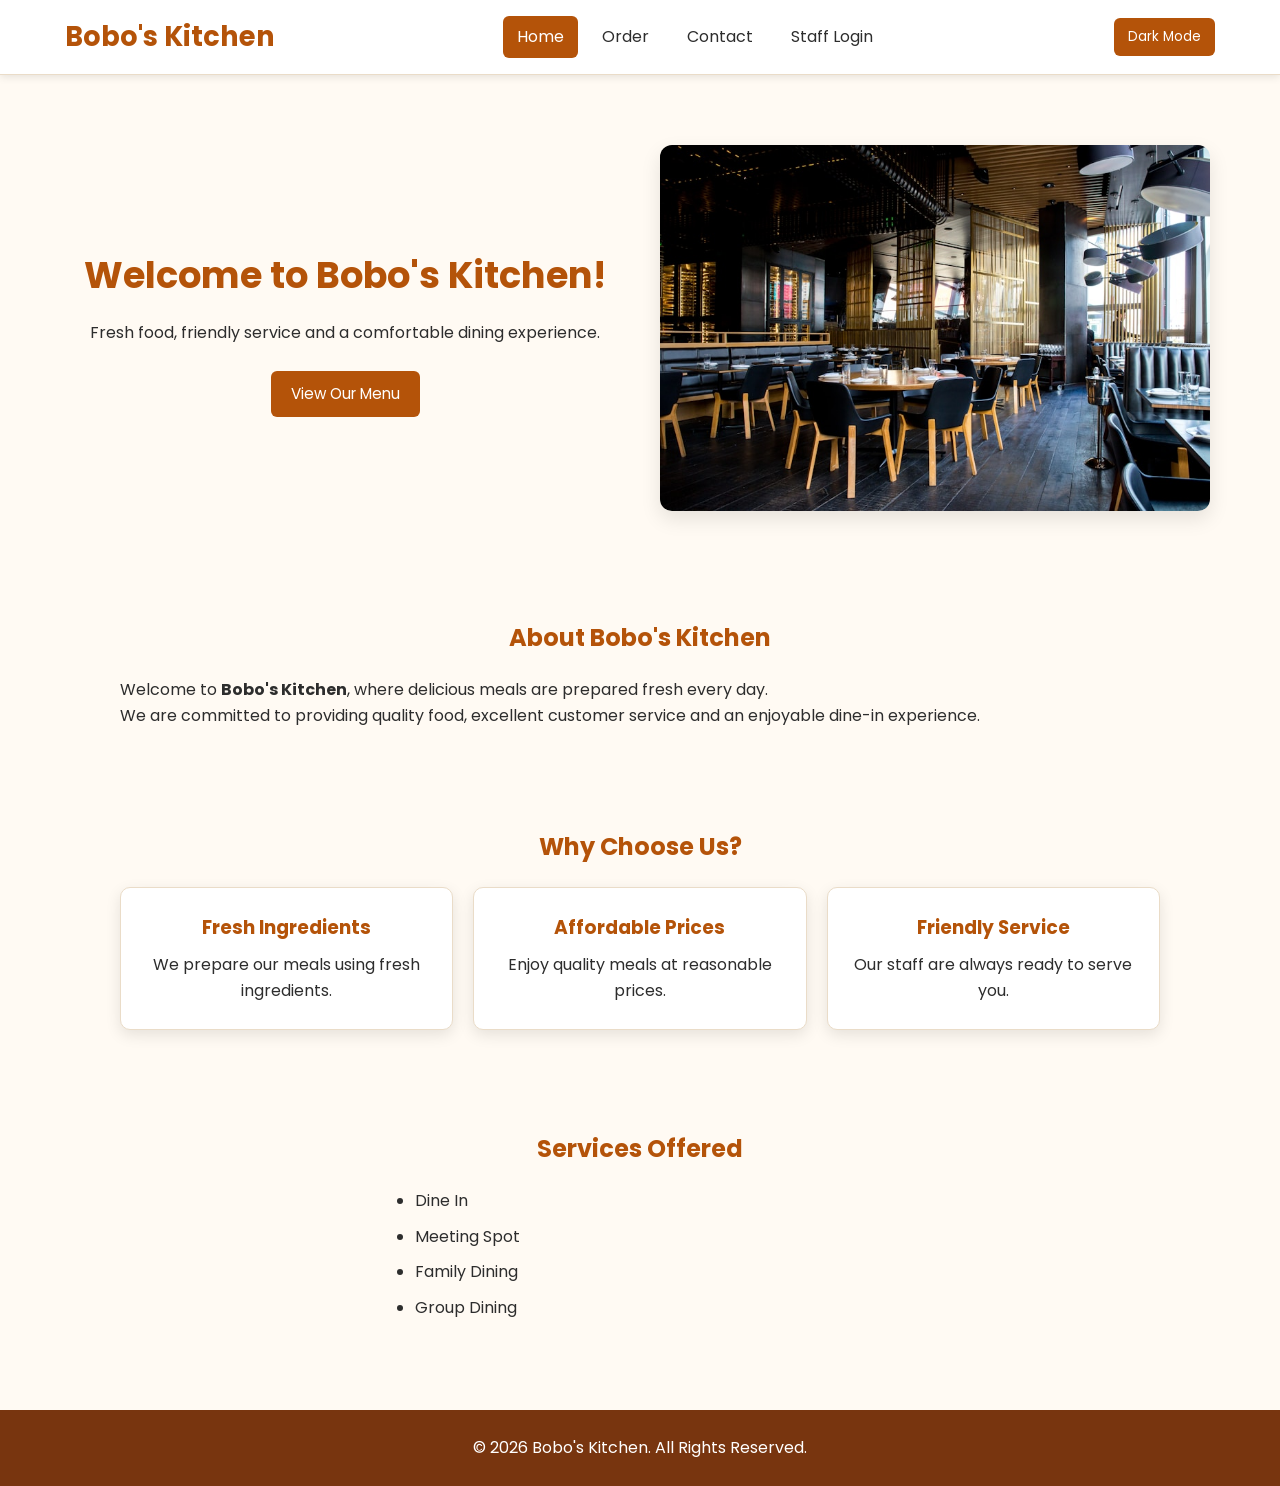
<file: index.html>
<!DOCTYPE html>
<html lang="en">

<head>

    <meta charset="UTF-8">

    <meta name="viewport"
          content="width=device-width, initial-scale=1.0">

    <title>Bobo's Kitchen - Home</title>

    <!-- Google Font -->
    <link rel="preconnect"
          href="https://fonts.googleapis.com">

    <link rel="preconnect"
          href="https://fonts.gstatic.com"
          crossorigin>

    <link href="https://fonts.googleapis.com/css2?family=Poppins:wght@300;400;500;600;700&display=swap"
          rel="stylesheet">

    <!-- External CSS -->
    <link rel="stylesheet" href="CSS file/style.css">

</head>


<body>

<header class="site-header">

    <div class="header-container">

        <h1 class="logo">
            Bobo's Kitchen
        </h1>


        <nav class="navbar">

            <a href="index.html"
               class="active">
                Home
            </a>

            <a href="order.html">
                Order
            </a>

            <a href="contact.html">
                Contact
            </a>

            <a href="login.html">
                Staff Login
            </a>

        </nav>


        <button id="themeToggle"
                class="theme-button">

            🌙 Dark Mode

        </button>

    </div>

</header>


<main>

    <!-- Welcome Section -->

    <section class="hero">

        <div class="hero-content">

            <h2 id="welcomeMessage">
                Welcome to Bobo's Kitchen!
            </h2>


            <p>

                Fresh food, friendly service and
                a comfortable dining experience.

            </p>


            <a href="order.html"
               class="btn">

                View Our Menu

            </a>

        </div>


        <div class="hero-image">

            <img src="images/restaurant.jpeg"
                 alt="Bobo's Kitchen restaurant">

        </div>

    </section>


    <!-- About -->

    <section class="content-section">

        <h2 class="page-title">
            About Bobo's Kitchen
        </h2>


        <p>

            Welcome to <strong>Bobo's Kitchen</strong>,
            where delicious meals are prepared fresh
            every day.

        </p>


        <p>

            We are committed to providing quality food,
            excellent customer service and an enjoyable
            dine-in experience.

        </p>

        <div id="additionalInformation"
             class="hidden">

            <p>

                Our meals are prepared using quality
                ingredients and served fresh to our
                customers.

            </p>


            <p>

                We welcome individuals, families and
                groups looking for a comfortable place
                to enjoy a meal.

            </p>

        </div>

    </section>


    <!-- Why Choose Us -->

    <section class="content-section">

        <h2 class="page-title">
            Why Choose Us?
        </h2>


        <div class="card-container">

            <div class="info-card">

                <h3>Fresh Ingredients</h3>

                <p>
                    We prepare our meals using
                    fresh ingredients.
                </p>

            </div>


            <div class="info-card">

                <h3>Affordable Prices</h3>

                <p>
                    Enjoy quality meals at
                    reasonable prices.
                </p>

            </div>


            <div class="info-card">

                <h3>Friendly Service</h3>

                <p>
                    Our staff are always ready
                    to serve you.
                </p>

            </div>

        </div>

    </section>


    <!-- Services -->

    <section class="content-section">

        <h2 class="page-title">
            Services Offered
        </h2>


        <ul class="styled-list">

            <li>Dine In</li>

            <li>Meeting Spot</li>

            <li>Family Dining</li>

            <li>Group Dining</li>

        </ul>

    </section>

</main>


<footer class="site-footer">

    <p>
        © 2026 Bobo's Kitchen.
        All Rights Reserved.
    </p>

</footer>


<!-- External JavaScript -->

<script src="Javascript/script.js"></script>

</body>

</html>
</file>
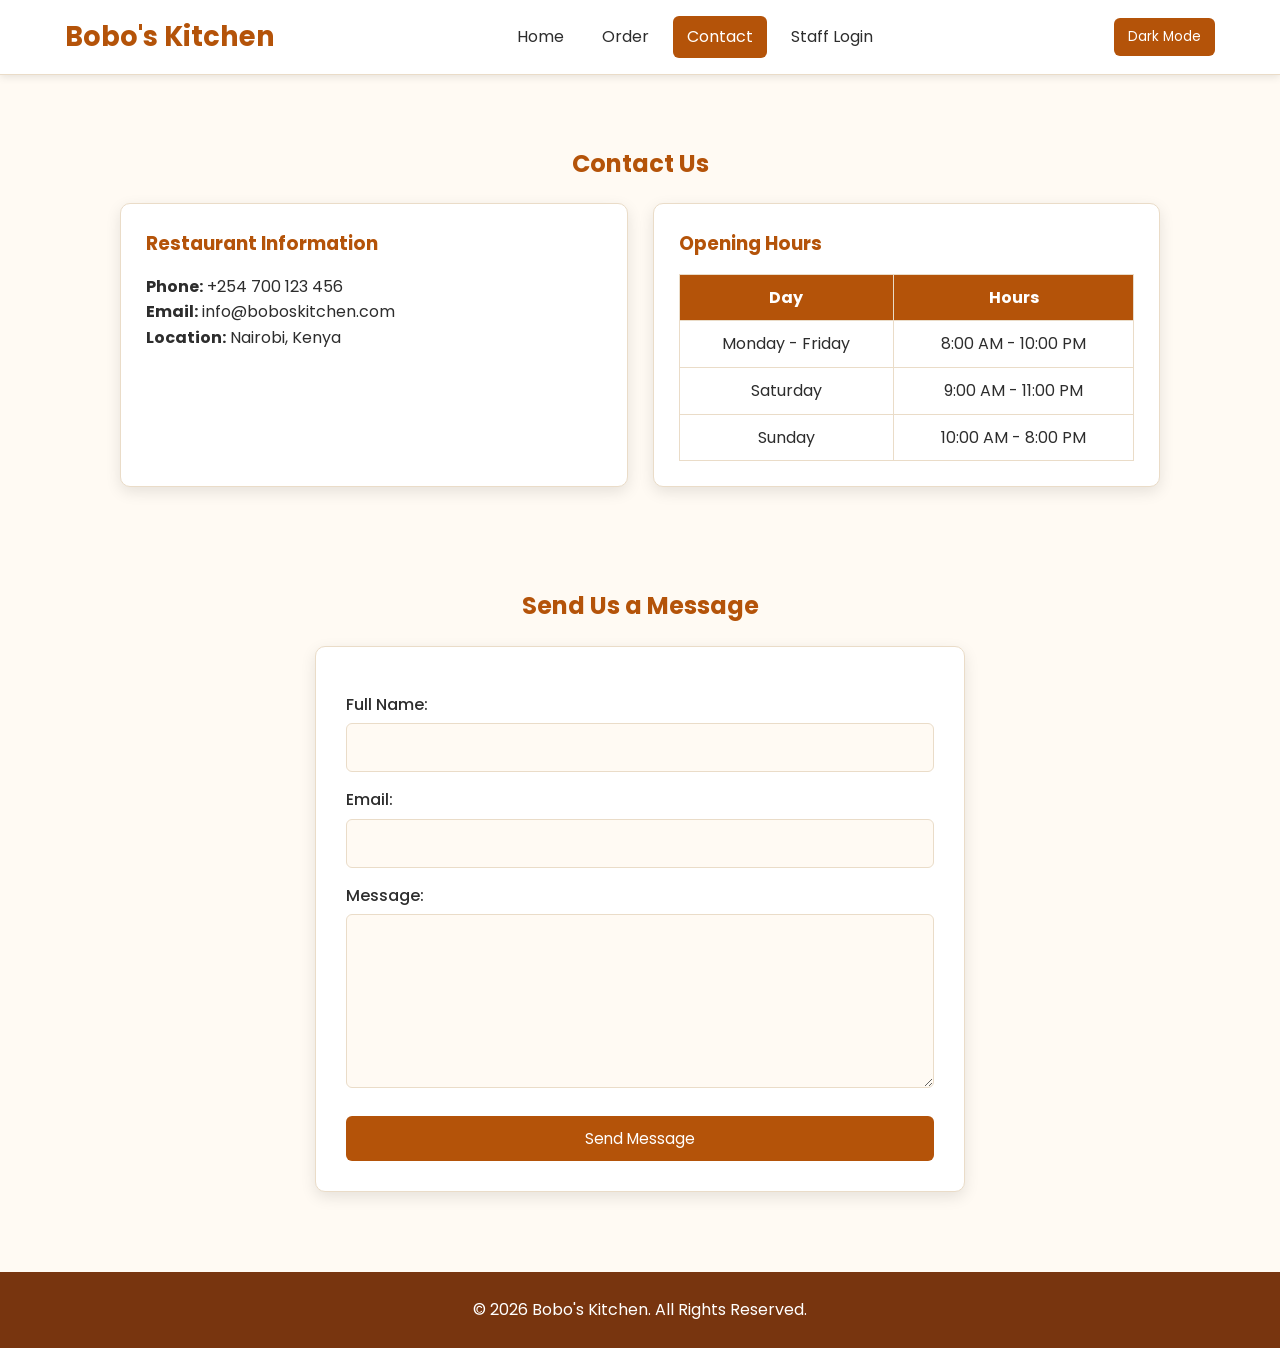
<file: contact.html>
<!DOCTYPE html>
<html lang="en">

<head>

    <meta charset="UTF-8">

    <meta name="viewport"
          content="width=device-width, initial-scale=1.0">

    <title>Bobo's Kitchen - Contact</title>


    <link rel="preconnect"
          href="https://fonts.googleapis.com">

    <link rel="preconnect"
          href="https://fonts.gstatic.com"
          crossorigin>

    <link href="https://fonts.googleapis.com/css2?family=Poppins:wght@300;400;500;600;700&display=swap"
          rel="stylesheet">


    <link rel="stylesheet" href="CSS file/style.css">

</head>


<body>

<header class="site-header">

    <div class="header-container">

        <h1 class="logo">
            Bobo's Kitchen
        </h1>


        <nav class="navbar">

            <a href="index.html">
                Home
            </a>

            <a href="order.html">
                Order
            </a>

            <a href="contact.html"
               class="active">
                Contact
            </a>

            <a href="login.html">
                Staff Login
            </a>

        </nav>


        <button id="themeToggle"
                class="theme-button">

            🌙 Dark Mode

        </button>

    </div>

</header>


<main>

    <section class="content-section">

        <h2 class="page-title">
            Contact Us
        </h2>


        <div class="contact-grid">


            <div class="contact-card">

                <h3>Restaurant Information</h3>

                <p>
                    <strong>Phone:</strong>
                    +254 700 123 456
                </p>

                <p>
                    <strong>Email:</strong>
                    info@boboskitchen.com
                </p>

                <p>
                    <strong>Location:</strong>
                    Nairobi, Kenya
                </p>

            </div>


            <div class="contact-card">

                <h3>Opening Hours</h3>


                <table>

                    <tr>
                        <th>Day</th>
                        <th>Hours</th>
                    </tr>

                    <tr>
                        <td>Monday - Friday</td>
                        <td>8:00 AM - 10:00 PM</td>
                    </tr>

                    <tr>
                        <td>Saturday</td>
                        <td>9:00 AM - 11:00 PM</td>
                    </tr>

                    <tr>
                        <td>Sunday</td>
                        <td>10:00 AM - 8:00 PM</td>
                    </tr>

                </table>

            </div>

        </div>

    </section>


    <section class="content-section">

        <h2 class="page-title">
            Send Us a Message
        </h2>


        <form id="contactForm"
              class="main-form">


            <label for="contactName">
                Full Name:
            </label>

            <input type="text"
                   id="contactName"
                   name="contactName"
                   required>


            <label for="contactEmail">
                Email:
            </label>

            <input type="email"
                   id="contactEmail"
                   name="contactEmail"
                   required>


            <label for="contactMessage">
                Message:
            </label>

            <textarea id="contactMessage"
                      name="contactMessage"
                      rows="6"
                      required></textarea>


            <button type="submit"
                    class="btn">

                Send Message

            </button>

        </form>

    </section>

</main>


<footer class="site-footer">

    <p>
        © 2026 Bobo's Kitchen.
        All Rights Reserved.
    </p>

</footer>


<script src="Javascript/script.js"></script>

</body>

</html>
</file>
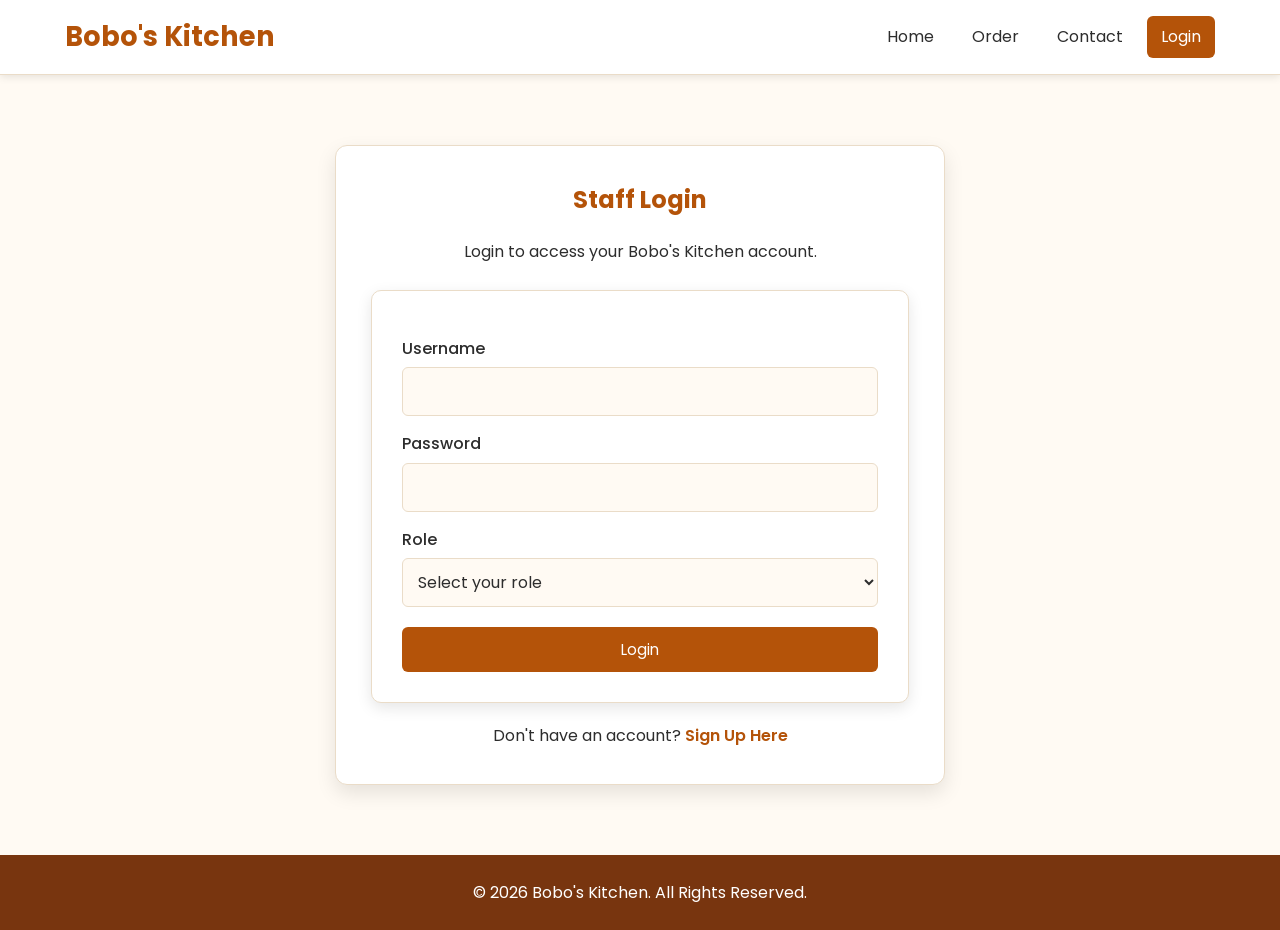
<file: login.html>
<!DOCTYPE html>
<html lang="en">

<head>

    <meta charset="UTF-8">
    <meta name="viewport" content="width=device-width, initial-scale=1.0">

    <title>Login - Bobo's Kitchen</title>

    <!-- Google Font -->
    <link rel="preconnect" href="https://fonts.googleapis.com">
    <link rel="preconnect" href="https://fonts.gstatic.com" crossorigin>

    <link href="https://fonts.googleapis.com/css2?family=Poppins:wght@300;400;500;600;700&display=swap"
          rel="stylesheet">

    <!-- External CSS -->
    <link rel="stylesheet" href="CSS file/style.css">

</head>


<body>

<header class="site-header">

    <div class="header-container">

        <h1 class="logo">
            Bobo's Kitchen
        </h1>


        <nav class="navbar">

            <a href="index.html">Home</a>

            <a href="order.html">Order</a>

            <a href="contact.html">Contact</a>

            <a href="login.html" class="active">Login</a>

        </nav>

    </div>

</header>


<main>

    <section class="form-section">

        <div class="form-card">

            <h2 class="page-title">
                Staff Login
            </h2>

            <p class="section-intro">
                Login to access your Bobo's Kitchen account.
            </p>


            <!-- LOGIN FORM -->

            <form
                class="main-form"
                action="PHP/login.php"
                method="POST"
            >

                <label for="username">
                    Username
                </label>

                <input
                    type="text"
                    id="username"
                    name="username"
                    required
                >


                <label for="password">
                    Password
                </label>

                <input
                    type="password"
                    id="password"
                    name="password"
                    required
                >


                <label for="role">
                    Role
                </label>

                <select
                    id="role"
                    name="role"
                    required
                >

                    <option value="">
                        Select your role
                    </option>

                    <option value="employee">
                        Employee
                    </option>

                    <option value="employer">
                        Employer
                    </option>

                    <option value="admin">
                        Admin
                    </option>

                </select>


                <button
                    type="submit"
                    class="btn"
                >
                    Login
                </button>

            </form>


            <div class="form-link">

                <p>
                    Don't have an account?

                    <a href="signup.html">
                        Sign Up Here
                    </a>
                </p>

            </div>

        </div>

    </section>

</main>


<footer class="site-footer">

    <p>
        © 2026 Bobo's Kitchen. All Rights Reserved.
    </p>

</footer>

<script src="Javascript/script.js"></script>

</body>

</html>
</file>
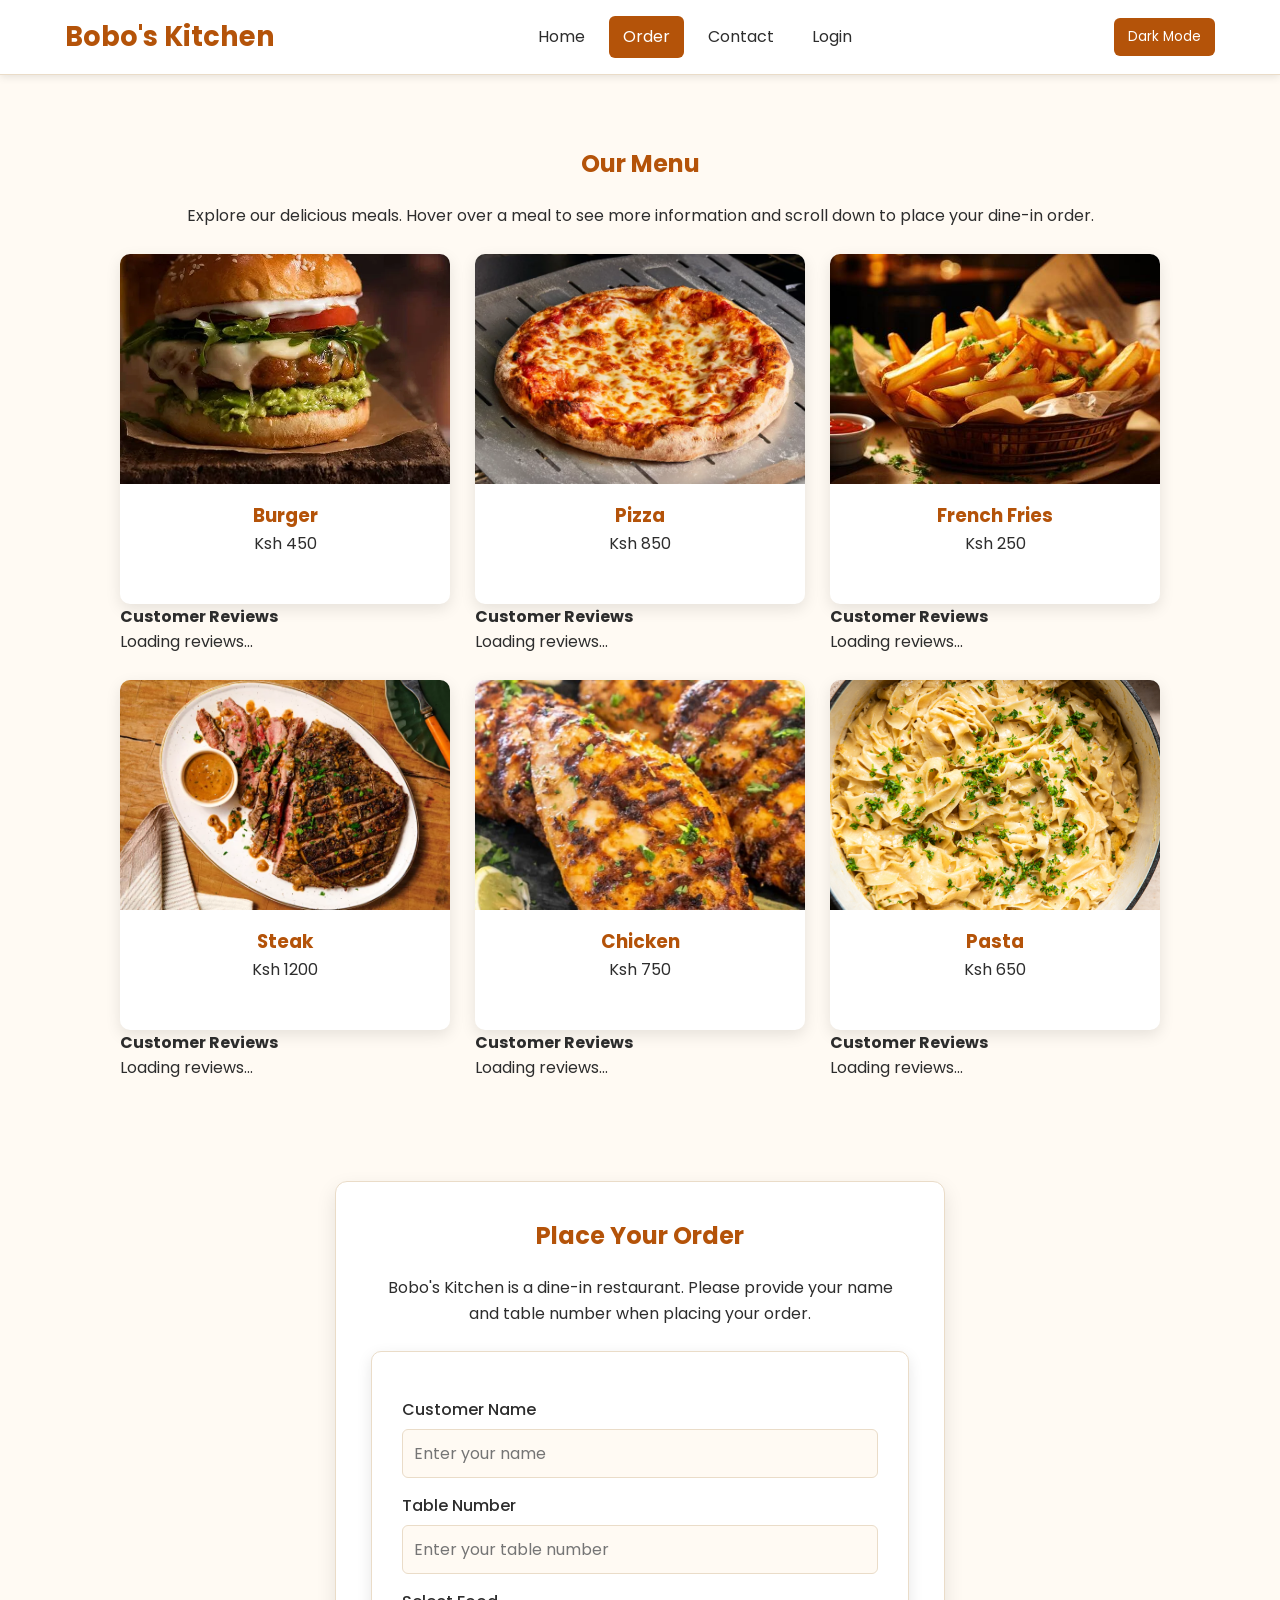
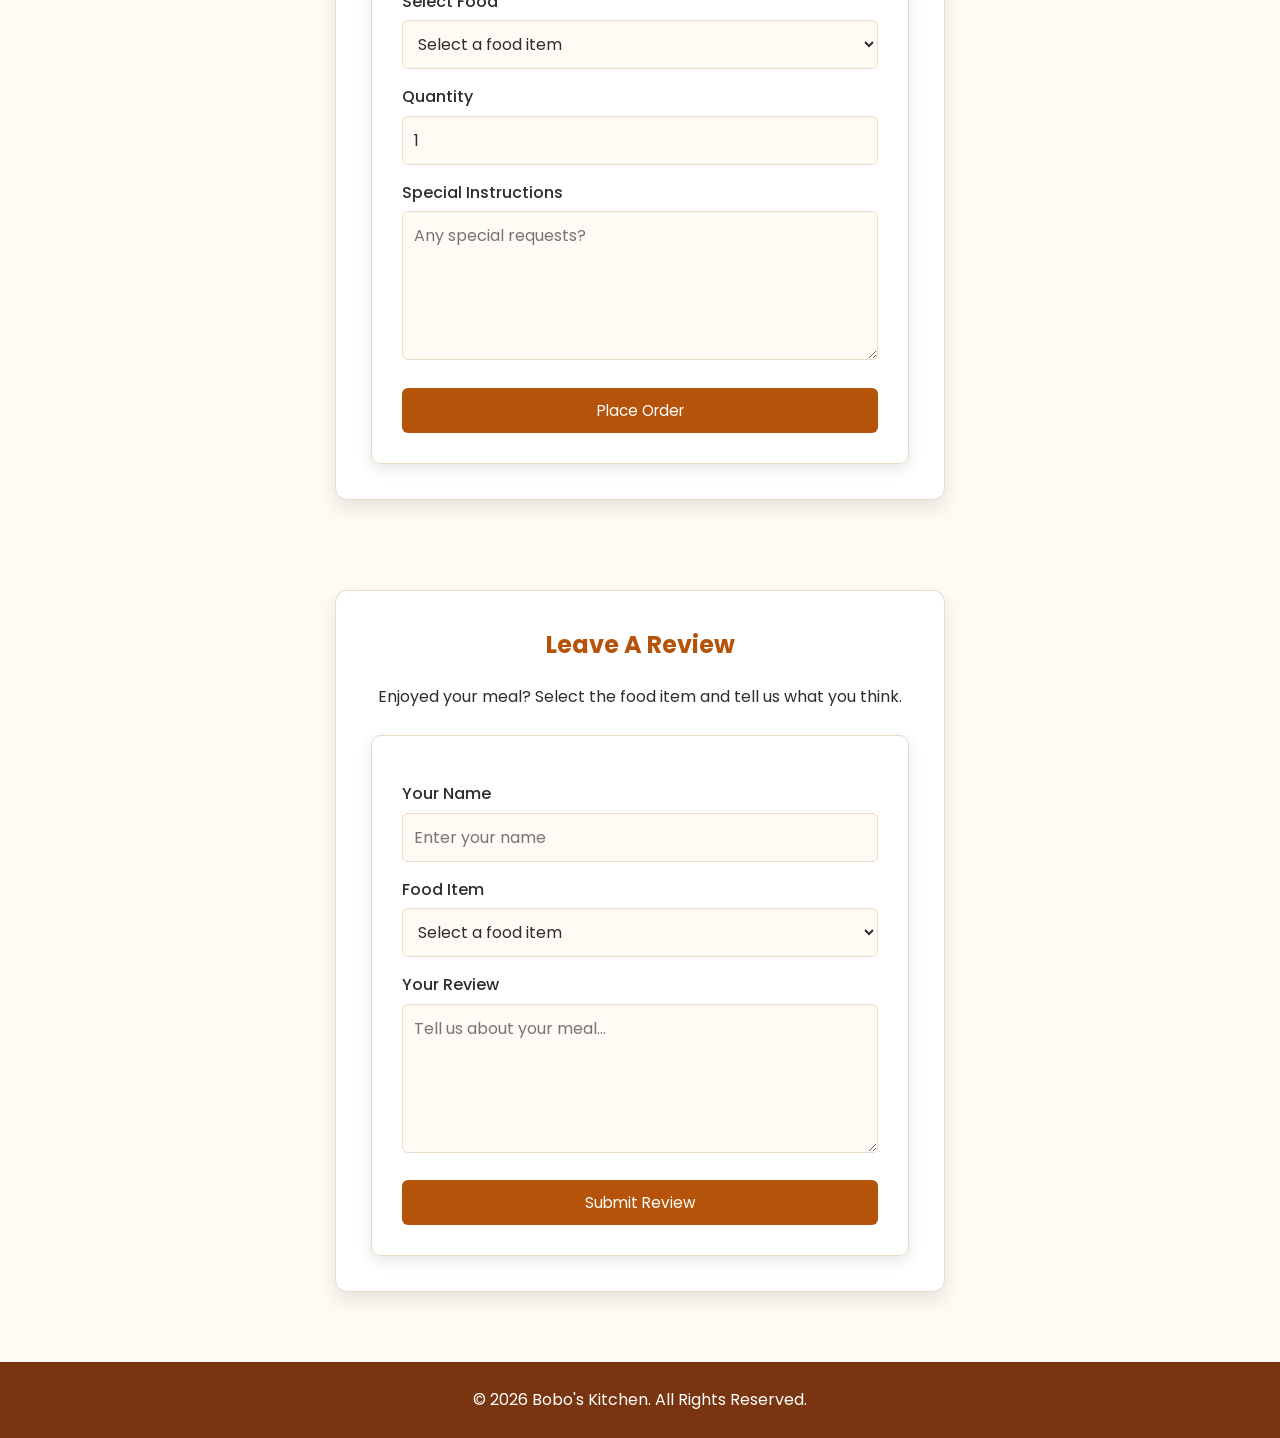
<file: order.html>
<!DOCTYPE html>

<html lang="en">

<head>

    <meta charset="UTF-8">

    <meta name="viewport" content="width=device-width, initial-scale=1.0">

    <title>Order - Bobo's Kitchen</title>


    <!-- Google Font -->

    <link rel="preconnect" href="https://fonts.googleapis.com">

    <link
        rel="preconnect"
        href="https://fonts.gstatic.com"
        crossorigin
    >

    <link
        href="https://fonts.googleapis.com/css2?family=Poppins:wght@300;400;500;600;700&display=swap"
        rel="stylesheet"
    >


    <!-- Main CSS -->

    <link
        rel="stylesheet"
        href="CSS file/style.css"
    >

</head>


<body>


<!-- =====================================================
     HEADER
     ===================================================== -->

<header class="site-header">

    <div class="header-container">


        <!-- Website Name -->

        <h1 class="logo">
            Bobo's Kitchen
        </h1>


        <!-- Navigation -->

        <nav class="navbar">

            <a href="index.html">
                Home
            </a>

            <a
                href="order.html"
                class="active"
            >
                Order
            </a>

            <a href="contact.html">
                Contact
            </a>

            <a href="login.html">
                Login
            </a>

        </nav>


        <!-- Dark / Light Mode -->

        <button
            type="button"
            id="themeToggle"
            class="theme-button"
        >
            Dark Mode
        </button>


    </div>

</header>



<!-- =====================================================
     MENU SECTION
     ===================================================== -->

<main>


<section class="content-section">


    <h2 class="page-title">
        Our Menu
    </h2>


    <p class="section-intro">

        Explore our delicious meals.
        Hover over a meal to see more information
        and scroll down to place your dine-in order.

    </p>



    <!-- =================================================
         MENU CARDS
         ================================================= -->

    <div class="menu-container">



        <!-- ================= BURGER ================= -->

        <div class="menu-card">


            <div class="flip-card">

                <div class="flip-card-inner">


                    <!-- FRONT -->

                    <div class="flip-card-front">

                        <img
                            src="images/burger.jpg"
                            alt="Burger"
                        >

                        <h3>
                            Burger
                        </h3>

                        <p>
                            Ksh 450
                        </p>

                    </div>


                    <!-- BACK -->

                    <div class="flip-card-back">

                        <h3>
                            Burger
                        </h3>

                        <p>
                            A juicy beef burger prepared
                            with fresh vegetables and our
                            special house sauce.
                        </p>

                        <p>
                            Freshly prepared and
                            served warm.
                        </p>

                        <strong>
                            Ksh 450
                        </strong>

                    </div>


                </div>

            </div>


            <!-- REVIEWS -->

            <div class="review-section">

                <h4>
                    Customer Reviews
                </h4>

                <div
                    class="review-list"
                    data-food="Burger"
                >
                    Loading reviews...
                </div>

            </div>


        </div>



        <!-- ================= PIZZA ================= -->

        <div class="menu-card">


            <div class="flip-card">

                <div class="flip-card-inner">


                    <!-- FRONT -->

                    <div class="flip-card-front">

                        <img
                            src="images/pizza.jpg.webp"
                            alt="Pizza"
                        >

                        <h3>
                            Pizza
                        </h3>

                        <p>
                            Ksh 850
                        </p>

                    </div>


                    <!-- BACK -->

                    <div class="flip-card-back">

                        <h3>
                            Pizza
                        </h3>

                        <p>
                            Freshly baked pizza topped
                            with rich tomato sauce,
                            melted cheese and delicious
                            toppings.
                        </p>

                        <p>
                            Perfect for sharing.
                        </p>

                        <strong>
                            Ksh 850
                        </strong>

                    </div>


                </div>

            </div>


            <!-- REVIEWS -->

            <div class="review-section">

                <h4>
                    Customer Reviews
                </h4>

                <div
                    class="review-list"
                    data-food="Pizza"
                >
                    Loading reviews...
                </div>

            </div>


        </div>



        <!-- ================= FRIES ================= -->

        <div class="menu-card">


            <div class="flip-card">

                <div class="flip-card-inner">


                    <!-- FRONT -->

                    <div class="flip-card-front">

                        <img
                            src="images/fries.jpg"
                            alt="French Fries"
                        >

                        <h3>
                            French Fries
                        </h3>

                        <p>
                            Ksh 250
                        </p>

                    </div>


                    <!-- BACK -->

                    <div class="flip-card-back">

                        <h3>
                            French Fries
                        </h3>

                        <p>
                            Crispy golden fries
                            seasoned with our
                            special blend of spices.
                        </p>

                        <p>
                            Freshly prepared
                            for every order.
                        </p>

                        <strong>
                            Ksh 250
                        </strong>

                    </div>


                </div>

            </div>


            <!-- REVIEWS -->

            <div class="review-section">

                <h4>
                    Customer Reviews
                </h4>

                <div
                    class="review-list"
                    data-food="French Fries"
                >
                    Loading reviews...
                </div>

            </div>


        </div>



        <!-- ================= STEAK ================= -->

        <div class="menu-card">


            <div class="flip-card">

                <div class="flip-card-inner">


                    <!-- FRONT -->

                    <div class="flip-card-front">

                        <img
                            src="images/steak.jpg"
                            alt="Steak"
                        >

                        <h3>
                            Steak
                        </h3>

                        <p>
                            Ksh 1200
                        </p>

                    </div>


                    <!-- BACK -->

                    <div class="flip-card-back">

                        <h3>
                            Steak
                        </h3>

                        <p>
                            Tender grilled steak
                            infused with garlic,
                            herbs and our special
                            seasoning.
                        </p>

                        <p>
                            Served hot and freshly
                            prepared.
                        </p>

                        <strong>
                            Ksh 1200
                        </strong>

                    </div>


                </div>

            </div>


            <!-- REVIEWS -->

            <div class="review-section">

                <h4>
                    Customer Reviews
                </h4>

                <div
                    class="review-list"
                    data-food="Steak"
                >
                    Loading reviews...
                </div>

            </div>


        </div>



        <!-- ================= CHICKEN ================= -->

        <div class="menu-card">


            <div class="flip-card">

                <div class="flip-card-inner">


                    <!-- FRONT -->

                    <div class="flip-card-front">

                        <img
                            src="images/Grilledchicken.jpg"
                            alt="Chicken"
                        >

                        <h3>
                            Chicken
                        </h3>

                        <p>
                            Ksh 750
                        </p>

                    </div>


                    <!-- BACK -->

                    <div class="flip-card-back">

                        <h3>
                            Chicken
                        </h3>

                        <p>
                            Tender chicken marinated
                            with herbs and spices
                            before being grilled
                            to perfection.
                        </p>

                        <p>
                            Served fresh and hot.
                        </p>

                        <strong>
                            Ksh 750
                        </strong>

                    </div>


                </div>

            </div>


            <!-- REVIEWS -->

            <div class="review-section">

                <h4>
                    Customer Reviews
                </h4>

                <div
                    class="review-list"
                    data-food="Chicken"
                >
                    Loading reviews...
                </div>

            </div>


        </div>



        <!-- ================= PASTA ================= -->

        <div class="menu-card">


            <div class="flip-card">

                <div class="flip-card-inner">


                    <!-- FRONT -->

                    <div class="flip-card-front">

                        <img
                            src="images/pasta.jpg"
                            alt="Pasta"
                        >

                        <h3>
                            Pasta
                        </h3>

                        <p>
                            Ksh 650
                        </p>

                    </div>


                    <!-- BACK -->

                    <div class="flip-card-back">

                        <h3>
                            Pasta
                        </h3>

                        <p>
                            Creamy pasta prepared
                            with fresh ingredients,
                            herbs and a delicious
                            homemade sauce.
                        </p>

                        <p>
                            Rich, creamy and
                            freshly prepared.
                        </p>

                        <strong>
                            Ksh 650
                        </strong>

                    </div>


                </div>

            </div>


            <!-- REVIEWS -->

            <div class="review-section">

                <h4>
                    Customer Reviews
                </h4>

                <div
                    class="review-list"
                    data-food="Pasta"
                >
                    Loading reviews...
                </div>

            </div>


        </div>


    </div>

</section>



<!-- =====================================================
     ORDER SECTION
     ===================================================== -->

<section class="form-section">


    <div class="form-card">


        <h2 class="page-title">
            Place Your Order
        </h2>


        <p class="section-intro">

            Bobo's Kitchen is a dine-in restaurant.
            Please provide your name and table number
            when placing your order.

        </p>



        <form
            class="main-form"
            action="PHP/save_order.php"
            method="POST"
            id="orderForm"
        >


            <!-- CUSTOMER NAME -->

            <label for="customer_name">
                Customer Name
            </label>

            <input
                type="text"
                id="customer_name"
                name="customer_name"
                placeholder="Enter your name"
                required
            >



            <!-- TABLE NUMBER -->

            <label for="table_number">
                Table Number
            </label>

            <input
                type="number"
                id="table_number"
                name="table_number"
                min="1"
                placeholder="Enter your table number"
                required
            >



            <!-- FOOD -->

            <label for="food_item">
                Select Food
            </label>

            <select
                id="food_item"
                name="food_item"
                required
            >

                <option value="">
                    Select a food item
                </option>

                <option value="Burger">
                    Burger - Ksh 450
                </option>

                <option value="Pizza">
                    Pizza - Ksh 850
                </option>

                <option value="French Fries">
                    French Fries - Ksh 250
                </option>

                <option value="Steak">
                    Steak - Ksh 1200
                </option>

                <option value="Chicken">
                    Chicken - Ksh 750
                </option>

                <option value="Pasta">
                    Pasta - Ksh 650
                </option>

            </select>



            <!-- QUANTITY -->

            <label for="quantity">
                Quantity
            </label>

            <input
                type="number"
                id="quantity"
                name="quantity"
                min="1"
                value="1"
                required
            >



            <!-- SPECIAL INSTRUCTIONS -->

            <label for="special_instructions">
                Special Instructions
            </label>

            <textarea
                id="special_instructions"
                name="special_instructions"
                rows="5"
                placeholder="Any special requests?"
            ></textarea>



            <!-- SUBMIT -->

            <button
                type="submit"
                class="btn"
            >
                Place Order
            </button>


        </form>


    </div>


</section>



<!-- =====================================================
     REVIEW SECTION
     ===================================================== -->

<section class="form-section">


    <div class="form-card">


        <h2 class="page-title">
            Leave A Review
        </h2>


        <p class="section-intro">

            Enjoyed your meal?
            Select the food item and tell us
            what you think.

        </p>



        <form
            class="main-form"
            action="PHP/save_review.php"
            method="POST"
            id="reviewForm"
        >


            <!-- CUSTOMER NAME -->

            <label for="review_customer_name">
                Your Name
            </label>

            <input
                type="text"
                id="review_customer_name"
                name="customer_name"
                placeholder="Enter your name"
                required
            >



            <!-- FOOD ITEM -->

            <label for="review_food_item">
                Food Item
            </label>

            <select
                id="review_food_item"
                name="food_item"
                required
            >

                <option value="">
                    Select a food item
                </option>

                <option value="Burger">
                    Burger
                </option>

                <option value="Pizza">
                    Pizza
                </option>

                <option value="French Fries">
                    French Fries
                </option>

                <option value="Steak">
                    Steak
                </option>

                <option value="Chicken">
                    Chicken
                </option>

                <option value="Pasta">
                    Pasta
                </option>

            </select>



            <!-- REVIEW -->

            <label for="review">
                Your Review
            </label>

            <textarea
                id="review"
                name="review"
                rows="5"
                placeholder="Tell us about your meal..."
                required
            ></textarea>



            <!-- SUBMIT -->

            <button
                type="submit"
                class="btn"
            >
                Submit Review
            </button>


        </form>


    </div>


</section>


</main>



<!-- =====================================================
     FOOTER
     ===================================================== -->

<footer class="site-footer">

    <p>
        © 2026 Bobo's Kitchen.
        All Rights Reserved.
    </p>

</footer>



<!-- =====================================================
     JAVASCRIPT
     IMPORTANT:
     Keep this at the bottom.
     ===================================================== -->

<!-- <script src="Javascript/script.js"></script> -->


</body>

</html>
</file>
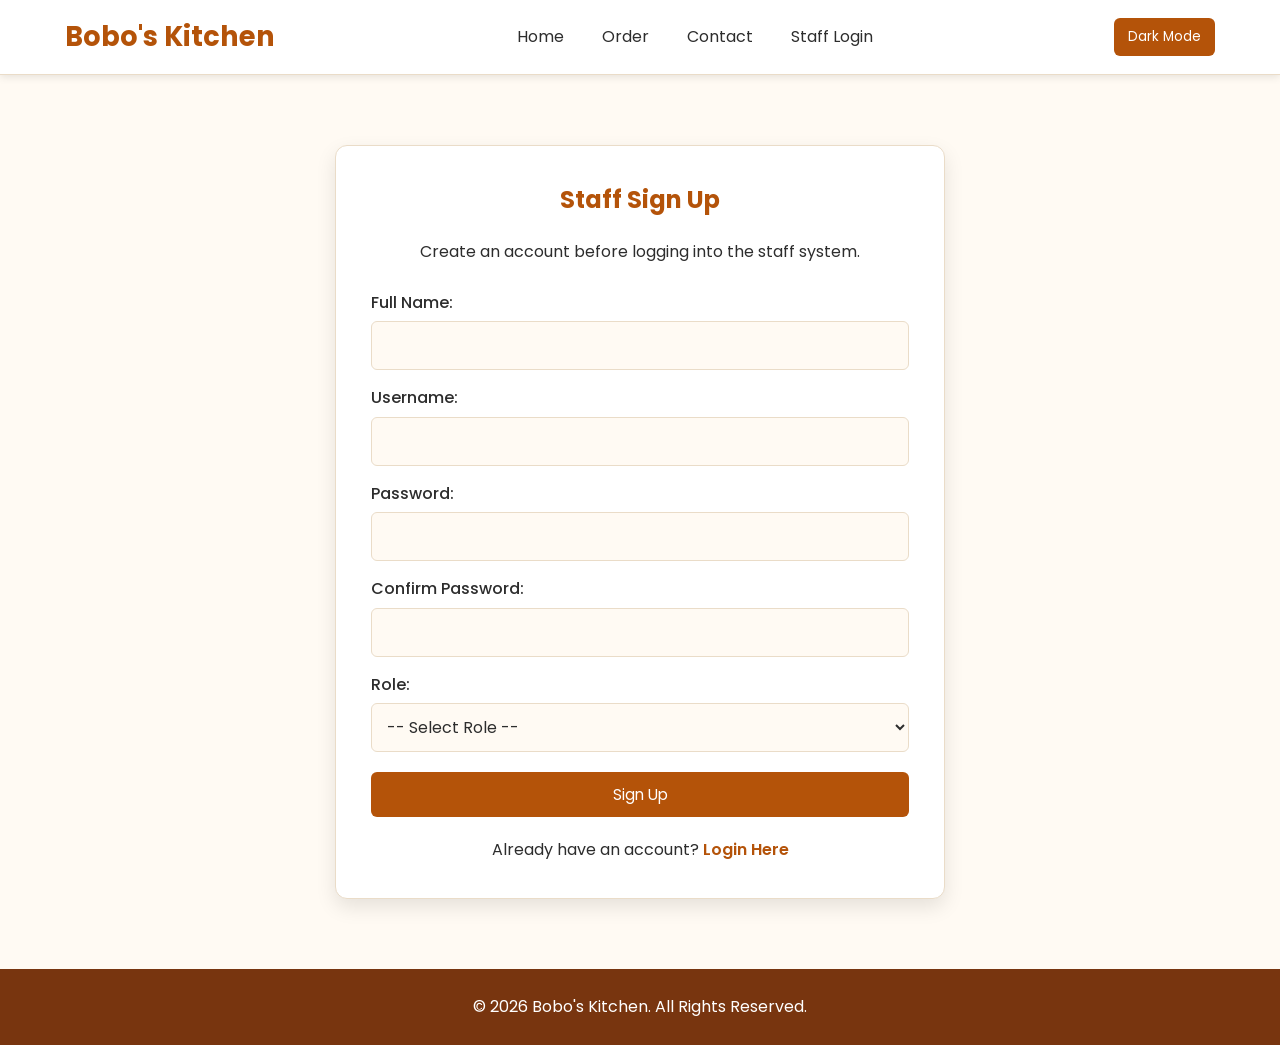
<file: signup.html>
<!DOCTYPE html>
<html lang="en">

<head>

    <meta charset="UTF-8">

    <meta name="viewport"
          content="width=device-width, initial-scale=1.0">

    <title>Staff Sign Up - Bobo's Kitchen</title>


    <link rel="preconnect"
          href="https://fonts.googleapis.com">

    <link rel="preconnect"
          href="https://fonts.gstatic.com"
          crossorigin>

    <link href="https://fonts.googleapis.com/css2?family=Poppins:wght@300;400;500;600;700&display=swap"
          rel="stylesheet">


    <link rel="stylesheet" href="CSS file/style.css">

</head>


<body>

<header class="site-header">

    <div class="header-container">

        <h1 class="logo">
            Bobo's Kitchen
        </h1>


        <nav class="navbar">

            <a href="index.html">
                Home
            </a>

            <a href="order.html">
                Order
            </a>

            <a href="contact.html">
                Contact
            </a>

            <a href="login.html">
                Staff Login
            </a>

        </nav>


        <button id="themeToggle"
                class="theme-button">

            🌙 Dark Mode

        </button>

    </div>

</header>


<main>

    <section class="form-section">

        <div class="form-card">

            <h2 class="page-title">
                Staff Sign Up
            </h2>


            <p class="section-intro">

                Create an account before logging
                into the staff system.

            </p>


            <form id="signupForm"
                  action="PHP/signup.php"
                  method="POST">


                <label for="fullName">
                    Full Name:
                </label>

                <input type="text"
                       id="fullName"
                       name="fullName"
                       required>


                <label for="newUsername">
                    Username:
                </label>

                <input type="text"
                       id="newUsername"
                       name="username"
                       required>


                <label for="newPassword">
                    Password:
                </label>

                <input type="password"
                       id="newPassword"
                       name="password"
                       required>


                <label for="confirmPassword">
                    Confirm Password:
                </label>

                <input type="password"
                       id="confirmPassword"
                       name="confirmPassword"
                       required>


                <label for="signupRole">
                    Role:
                </label>

                <select id="signupRole"
                        name="role"
                        required>

                    <option value="">
                        -- Select Role --
                    </option>

                    <option value="employee">
                        Employee
                    </option>

                    <option value="employer">
                        Employer
                    </option>

                    <option value="admin">
                        Admin
                    </option>

                </select>


                <button type="submit"
                        class="btn">

                    Sign Up

                </button>

            </form>


            <p class="form-link">

                Already have an account?

                <a href="login.html">
                    Login Here
                </a>

            </p>

        </div>

    </section>

</main>


<footer class="site-footer">

    <p>
        © 2026 Bobo's Kitchen.
        All Rights Reserved.
    </p>

</footer>


<script src="Javascript/script.js"></script>

</body>

</html>
</file>
<file: CSS file/style.css>
/* =========================================================
   BOBO'S KITCHEN
   MAIN EXTERNAL STYLESHEET
   ========================================================= */


/* =========================================================
   1. GENERAL SETTINGS
   ========================================================= */

* {
    box-sizing: border-box;
    margin: 0;
    padding: 0;
}


html {
    scroll-behavior: smooth;
}


body {

    font-family: 'Poppins', sans-serif;

    background-color: #fffaf3;

    color: #2d2d2d;

    line-height: 1.6;

    transition:
        background-color 0.3s ease,
        color 0.3s ease;
}


/* =========================================================
   2. COLOUR VARIABLES
   ========================================================= */

:root {

    --primary: #b45309;

    --primary-dark: #78350f;

    --secondary: #f59e0b;

    --background: #fffaf3;

    --card-background: #ffffff;

    --text: #2d2d2d;

    --border: #eadcc8;

    --shadow: rgba(0, 0, 0, 0.10);

}


/* =========================================================
   3. DARK MODE
   ========================================================= */

body.dark-mode {

    --primary: #f59e0b;

    --primary-dark: #fbbf24;

    --secondary: #f59e0b;

    --background: #1c1917;

    --card-background: #292524;

    --text: #f5f5f4;

    --border: #57534e;

    --shadow: rgba(0, 0, 0, 0.40);

    background-color: var(--background);

    color: var(--text);

}

body.dark-mode .site-header {
    background-color: var(--card-background);
}

body.dark-mode .navbar a {
    color: var(--text);
}

body.dark-mode .form-card,
body.dark-mode .main-form,
body.dark-mode .info-card,
body.dark-mode .review-card,
body.dark-mode .contact-card,
body.dark-mode .flip-card-front {
    background-color: var(--card-background);
    color: var(--text);
}

body.dark-mode input,
body.dark-mode select,
body.dark-mode textarea {
    background-color: #1c1917;
    color: var(--text);
    border-color: var(--border);
}


/* =========================================================
   4. HEADER
   ========================================================= */

.site-header {

    background-color: var(--card-background);

    border-bottom: 1px solid var(--border);

    box-shadow:
        0 2px 8px var(--shadow);

    position: sticky;

    top: 0;

    z-index: 1000;
}


.header-container {

    max-width: 1200px;

    margin: auto;

    padding: 15px 25px;

    display: flex;

    align-items: center;

    justify-content: space-between;

    gap: 20px;

}


.logo {

    color: var(--primary);

    font-size: 1.7rem;

    white-space: nowrap;

}


/* =========================================================
   5. NAVIGATION BAR
   CSS FLEXBOX
   ========================================================= */

.navbar {

    display: flex;

    align-items: center;

    justify-content: center;

    gap: 10px;

    flex-wrap: wrap;
}


.navbar a {

    text-decoration: none;

    color: var(--text);

    padding: 8px 14px;

    border-radius: 6px;

    transition:
        background-color 0.3s ease,
        color 0.3s ease;

}


.navbar a:hover {

    background-color: var(--primary);

    color: white;

}


.navbar a.active {

    background-color: var(--primary);

    color: white;

}


/* =========================================================
   6. THEME BUTTON
   ========================================================= */

.theme-button {

    border: none;

    background-color: var(--primary);

    color: white;

    padding: 9px 14px;

    border-radius: 6px;

    cursor: pointer;

    font-family: inherit;

    transition:
        transform 0.2s ease,
        background-color 0.3s ease;

}


.theme-button:hover {

    background-color: var(--primary-dark);

    transform: translateY(-2px);

}


/* =========================================================
   7. HERO SECTION
   ========================================================= */

.hero {

    max-width: 1200px;

    margin: 40px auto;

    padding: 30px;

    display: grid;

    grid-template-columns: 1fr 1fr;

    align-items: center;

    gap: 40px;
}


.hero-content {

    text-align: center;

}


.hero-content h2 {

    color: var(--primary);

    font-size: 2.3rem;

    margin-bottom: 15px;

}


.hero-content p {

    margin-bottom: 25px;

}


.hero-image img {

    width: 100%;

    border-radius: 12px;

    box-shadow:
        0 8px 20px var(--shadow);

}


/* =========================================================
   8. GENERAL SECTIONS
   ========================================================= */

.content-section {

    max-width: 1100px;

    margin: 40px auto;

    padding: 30px;

}


.page-title {

    text-align: center;

    color: var(--primary);

    margin-bottom: 20px;

}


.section-intro {

    text-align: center;

    margin-bottom: 25px;

}


/* =========================================================
   9. BUTTONS
   ========================================================= */

.btn {

    display: inline-block;

    border: none;

    background-color: var(--primary);

    color: white;

    padding: 11px 20px;

    border-radius: 6px;

    cursor: pointer;

    font-family: inherit;

    font-size: 0.95rem;

    text-decoration: none;

    transition:
        background-color 0.3s ease,
        transform 0.2s ease,
        box-shadow 0.2s ease;

}


.btn:hover {

    background-color: var(--primary-dark);

    transform: translateY(-2px);

    box-shadow:
        0 5px 12px var(--shadow);

}


/* =========================================================
   10. INFORMATION CARDS
   ========================================================= */

.card-container {

    display: grid;

    grid-template-columns:
        repeat(3, 1fr);

    gap: 20px;

}


.info-card {

    background-color: var(--card-background);

    border: 1px solid var(--border);

    padding: 25px;

    border-radius: 10px;

    text-align: center;

    box-shadow:
        0 5px 15px var(--shadow);

    transition:
        transform 0.3s ease;

}


.info-card:hover {

    transform: translateY(-5px);

}


.info-card h3 {

    color: var(--primary);

    margin-bottom: 10px;

}


/* =========================================================
   11. LISTS
   ========================================================= */

.styled-list {

    max-width: 500px;

    margin: auto;

    padding-left: 25px;

}


.styled-list li {

    margin-bottom: 10px;

}


/* =========================================================
   12. MENU
   ========================================================= */

.menu-container {

    display: grid;

    grid-template-columns:
        repeat(3, 1fr);

    gap: 25px;

}


/* =========================================================
   13. CSS FLIP CARDS
   ========================================================= */

.flip-card {

    background-color: transparent;

    width: 100%;

    height: 350px;

    perspective: 1000px;

}


.flip-card-inner {

    position: relative;

    width: 100%;

    height: 100%;

    transition:
        transform 0.7s;

    transform-style: preserve-3d;

}


.flip-card:hover
.flip-card-inner {

    transform: rotateY(180deg);

}


.flip-card-front,
.flip-card-back {

    position: absolute;

    width: 100%;

    height: 100%;

    backface-visibility: hidden;

    border-radius: 10px;

    overflow: hidden;

    box-shadow:
        0 5px 15px var(--shadow);

}


.flip-card-front {

    background-color: var(--card-background);

    text-align: center;

}


.flip-card-front img {

    width: 100%;

    height: 230px;

    object-fit: cover;

}


.flip-card-front h3 {

    color: var(--primary);

    margin-top: 10px;

}


.flip-card-back {

    background-color: var(--primary);

    color: white;

    transform: rotateY(180deg);

    padding: 30px;

    display: flex;

    flex-direction: column;

    align-items: center;

    justify-content: center;

    text-align: center;

}


.flip-card-back h3 {

    margin-bottom: 15px;

}


/* =========================================================
   14. FORMS
   ========================================================= */

.form-section {

    max-width: 650px;

    margin: 50px auto;

    padding: 20px;

}


.form-card {

    background-color: var(--card-background);

    border: 1px solid var(--border);

    padding: 35px;

    border-radius: 12px;

    box-shadow:
        0 8px 20px var(--shadow);

}


.main-form {

    max-width: 650px;

    margin: auto;

    background-color: var(--card-background);

    padding: 30px;

    border-radius: 10px;

    border: 1px solid var(--border);

    box-shadow:
        0 5px 15px var(--shadow);

}


.main-form label,
.form-card label {

    display: block;

    margin-top: 15px;

    margin-bottom: 6px;

    font-weight: 500;

}


.main-form input,
.main-form select,
.main-form textarea,
.form-card input,
.form-card select,
.form-card textarea {

    width: 100%;

    padding: 11px;

    border: 1px solid var(--border);

    border-radius: 6px;

    background-color: var(--background);

    color: var(--text);

    font-family: inherit;

    font-size: 1rem;

    outline: none;

    transition:
        border-color 0.3s ease,
        box-shadow 0.3s ease;

}


.main-form input:focus,
.main-form select:focus,
.main-form textarea:focus,
.form-card input:focus,
.form-card select:focus {

    border-color: var(--primary);

    box-shadow:
        0 0 0 3px
        rgba(180, 83, 9, 0.15);

}


.main-form .btn,
.form-card .btn {

    margin-top: 20px;

    width: 100%;

}


/* =========================================================
   15. FORM LINKS
   ========================================================= */

.form-link {

    text-align: center;

    margin-top: 20px;

}


.form-link a {

    color: var(--primary);

    font-weight: 600;

    text-decoration: none;

}


.form-link a:hover {

    text-decoration: underline;

}

/* =========================================================
   16. REVIEWS
   ========================================================= */

.review-container {

    display: grid;

    grid-template-columns:
        repeat(3, 1fr);

    gap: 20px;

}


.review-card {

    background-color: var(--card-background);

    border: 1px solid var(--border);

    border-radius: 10px;

    padding: 20px;

    box-shadow:
        0 5px 15px var(--shadow);

    transition:
        transform 0.3s ease,
        box-shadow 0.3s ease;

}


.review-card:hover {

    transform: translateY(-5px);

    box-shadow:
        0 8px 20px var(--shadow);

}


.review-card h3 {

    color: var(--primary);

    margin-bottom: 10px;

}


/* =========================================================
   CUSTOMER REVIEWS FROM DATABASE
   ========================================================= */

.food-reviews {

    margin-top: 20px;

    padding: 15px;

    border-radius: 10px;

    background-color:
        var(--card-background);

    border:
        1px solid var(--border);

}


.food-reviews h4 {

    color: var(--primary);

    margin-bottom: 12px;

}


.review-list {

    display: flex;

    flex-direction: column;

    gap: 10px;

}


.review-box {

    padding: 12px;

    border-left:
        4px solid var(--primary);

    border-radius: 6px;

    background-color:
        var(--background);

    color: var(--text);

    transition:
        transform 0.3s ease,
        box-shadow 0.3s ease;

}


.review-box:hover {

    transform: translateX(5px);

    box-shadow:
        0 3px 10px var(--shadow);

}


.review-box p {

    margin-bottom: 5px;

}


.review-box strong {

    color: var(--primary);

    font-size: 0.9rem;

}

/* =========================================================
   17. CONTACT
   ========================================================= */

.contact-grid {

    display: grid;

    grid-template-columns:
        repeat(2, 1fr);

    gap: 25px;

}


.contact-card {

    background-color: var(--card-background);

    padding: 25px;

    border-radius: 10px;

    border: 1px solid var(--border);

    box-shadow:
        0 5px 15px var(--shadow);

}


.contact-card h3 {

    color: var(--primary);

    margin-bottom: 15px;

}


/* =========================================================
   18. TABLE
   ========================================================= */

table {

    width: 100%;

    border-collapse: collapse;

}


th,
td {

    padding: 10px;

    border: 1px solid var(--border);

    text-align: center;

}


th {

    background-color: var(--primary);

    color: white;

}


/* =========================================================
   19. JAVASCRIPT CONTENT
   ========================================================= */

.hidden {

    display: none;

}


#additionalInformation {

    margin: 25px auto;

    padding: 20px;

    max-width: 700px;

    background-color: var(--card-background);

    border-left:
        4px solid var(--primary);

    border-radius: 6px;

}


/* Confirmation */

.confirmation-message {

    display: none;

    margin-top: 20px;

    padding: 15px;

    background-color: #e8f7ec;

    color: #176b2c;

    border-radius: 6px;

    text-align: center;

}


.confirmation-message.show {

    display: block;

}


/* Form errors */

.form-error {

    color: #b00020;

    background-color: #ffe5e5;

    padding: 10px;

    border-radius: 6px;

    margin-bottom: 15px;

    text-align: center;

}


.input-error {

    border:
        2px solid #b00020 !important;

}


/* =========================================================
   20. FOOTER
   ========================================================= */

.site-footer {

    margin-top: 50px;

    padding: 25px;

    text-align: center;

    background-color: var(--primary-dark);

    color: white;

}


/* =========================================================
   21. RESPONSIVE DESIGN
   ========================================================= */

@media (max-width: 900px) {

    .header-container {

        flex-direction: column;

    }


    .hero {

        grid-template-columns: 1fr;

    }


    .menu-container {

        grid-template-columns:
            repeat(2, 1fr);

    }


    .card-container {

        grid-template-columns:
            repeat(2, 1fr);

    }


    .review-container {

        grid-template-columns:
            repeat(2, 1fr);

    }

}


@media (max-width: 600px) {

    .navbar {

        flex-direction: column;

    }


    .menu-container {

        grid-template-columns: 1fr;

    }


    .card-container {

        grid-template-columns: 1fr;

    }


    .review-container {

        grid-template-columns: 1fr;

    }


    .contact-grid {

        grid-template-columns: 1fr;

    }


    .hero {

        padding: 15px;

    }


    .content-section {

        padding: 20px;

    }

}
</file>
